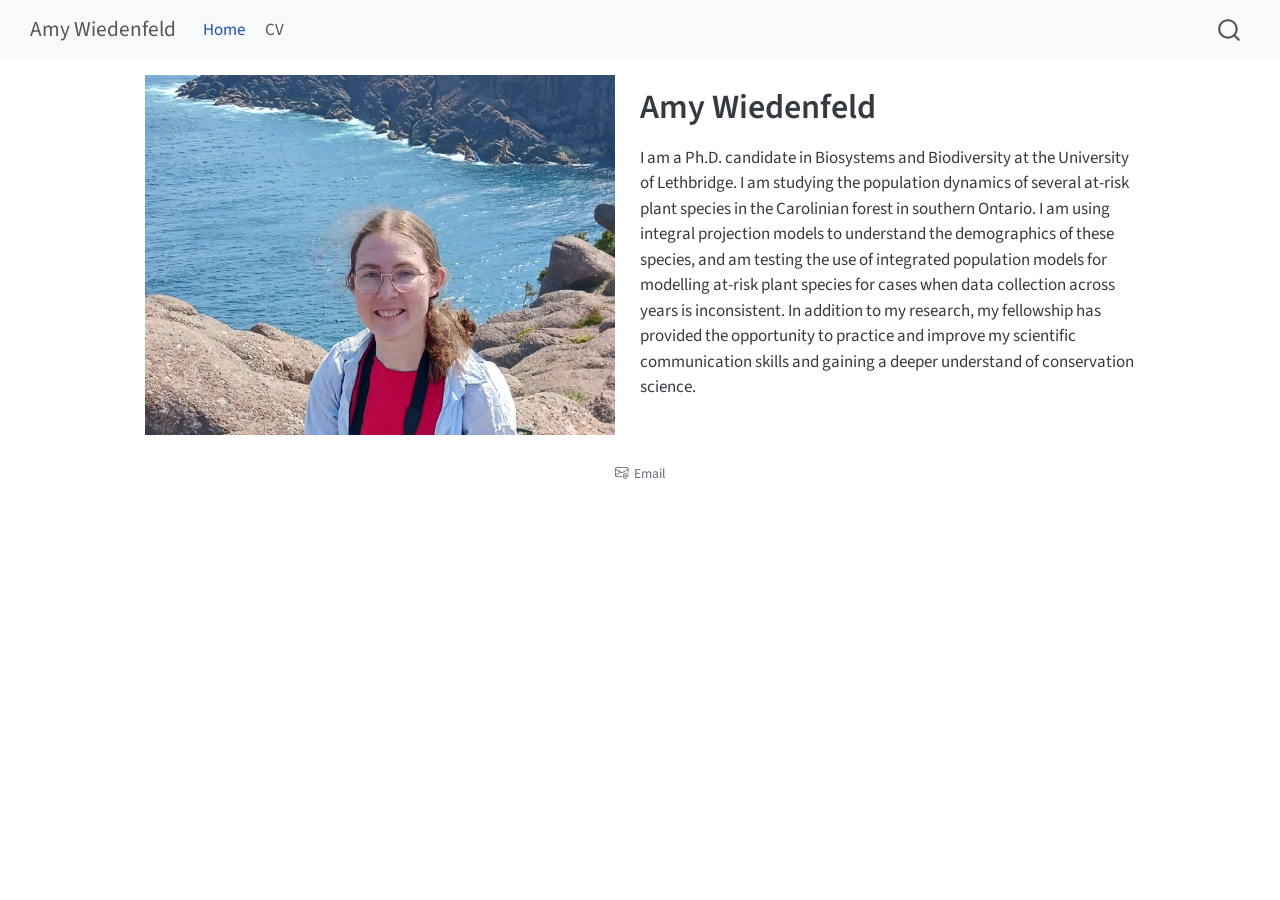
<file: docs/index.html>
<!DOCTYPE html>
<html xmlns="http://www.w3.org/1999/xhtml" lang="en" xml:lang="en"><head>

<meta charset="utf-8">
<meta name="generator" content="quarto-1.9.37">

<meta name="viewport" content="width=device-width, initial-scale=1.0, user-scalable=yes">


<title>Amy Wiedenfeld</title>
<style>
/* Default styles provided by pandoc.
** See https://pandoc.org/MANUAL.html#variables-for-html for config info.
*/
code{white-space: pre-wrap;}
span.smallcaps{font-variant: small-caps;}
div.columns{display: flex; gap: min(4vw, 1.5em);}
div.column{flex: auto; overflow-x: auto;}
div.hanging-indent{margin-left: 1.5em; text-indent: -1.5em;}
ul.task-list{list-style: none;}
ul.task-list li input[type="checkbox"] {
  width: 0.8em;
  margin: 0 0.8em 0.2em -1em; /* quarto-specific, see https://github.com/quarto-dev/quarto-cli/issues/4556 */ 
  vertical-align: middle;
}
</style>


<script src="site_libs/quarto-nav/quarto-nav.js"></script>
<script src="site_libs/quarto-nav/headroom.min.js"></script>
<script src="site_libs/clipboard/clipboard.min.js"></script>
<script src="site_libs/quarto-search/autocomplete.umd.js"></script>
<script src="site_libs/quarto-search/fuse.min.js"></script>
<script src="site_libs/quarto-search/quarto-search.js"></script>
<meta name="quarto:offset" content="./">
<script src="site_libs/quarto-html/quarto.js" type="module"></script>
<script src="site_libs/quarto-html/tabsets/tabsets.js" type="module"></script>
<script src="site_libs/quarto-html/popper.min.js"></script>
<script src="site_libs/quarto-html/tippy.umd.min.js"></script>
<link href="site_libs/quarto-html/tippy.css" rel="stylesheet">
<link href="site_libs/quarto-html/quarto-syntax-highlighting-7f8f88aac4f3542376d5c11b86a4c14d.css" rel="stylesheet" id="quarto-text-highlighting-styles">
<script src="site_libs/bootstrap/bootstrap.min.js"></script>
<link href="site_libs/bootstrap/bootstrap-icons.css" rel="stylesheet">
<link href="site_libs/bootstrap/bootstrap-a0f9fd0d421825b736dc1bbcbcba2219.min.css" rel="stylesheet" append-hash="true" id="quarto-bootstrap" data-mode="light">
<script id="quarto-search-options" type="application/json">{
  "location": "navbar",
  "copy-button": false,
  "collapse-after": 3,
  "panel-placement": "end",
  "type": "overlay",
  "limit": 50,
  "keyboard-shortcut": [
    "f",
    "/",
    "s"
  ],
  "show-item-context": false,
  "language": {
    "search-no-results-text": "No results",
    "search-matching-documents-text": "matching documents",
    "search-copy-link-title": "Copy link to search",
    "search-hide-matches-text": "Hide additional matches",
    "search-more-match-text": "more match in this document",
    "search-more-matches-text": "more matches in this document",
    "search-clear-button-title": "Clear",
    "search-text-placeholder": "",
    "search-detached-cancel-button-title": "Cancel",
    "search-submit-button-title": "Submit",
    "search-label": "Search"
  }
}</script>


<link rel="stylesheet" href="styles.css">
</head>

<body class="nav-fixed fullcontent quarto-light">

<div id="quarto-search-results"></div>
  <header id="quarto-header" class="headroom fixed-top">
    <nav class="navbar navbar-expand-lg " data-bs-theme="dark">
      <div class="navbar-container container-fluid">
      <div class="navbar-brand-container mx-auto">
    <a class="navbar-brand" href="./index.html">
    <span class="navbar-title">Amy Wiedenfeld</span>
    </a>
  </div>
            <div id="quarto-search" class="" title="Search"></div>
          <button class="navbar-toggler" type="button" data-bs-toggle="collapse" data-bs-target="#navbarCollapse" aria-controls="navbarCollapse" role="menu" aria-expanded="false" aria-label="Toggle navigation" onclick="if (window.quartoToggleHeadroom) { window.quartoToggleHeadroom(); }">
  <span class="navbar-toggler-icon"></span>
</button>
          <div class="collapse navbar-collapse" id="navbarCollapse">
            <ul class="navbar-nav navbar-nav-scroll me-auto">
  <li class="nav-item">
    <a class="nav-link active" href="./index.html" aria-current="page"> 
<span class="menu-text">Home</span></a>
  </li>  
  <li class="nav-item">
    <a class="nav-link" href="./CV.html"> 
<span class="menu-text">CV</span></a>
  </li>  
</ul>
          </div> <!-- /navcollapse -->
            <div class="quarto-navbar-tools">
</div>
      </div> <!-- /container-fluid -->
    </nav>
</header>
<!-- content -->
<div id="quarto-content" class="quarto-container page-columns page-rows-contents page-layout-article page-navbar">
<!-- sidebar -->
<!-- margin-sidebar -->
    
<!-- main -->
<div class="quarto-about-broadside column-page">
  <div class="about-main">
    <div class="about-entity" style="background-image: url('media/Photo3.jpg')"></div>
    <div class="about-contents"><header id="title-block-header" class="quarto-title-block default">
<div class="quarto-title">
<h1 class="title">Amy Wiedenfeld</h1>
</div>
<div class="quarto-title-meta">
  </div>
</header><main class="content" id="quarto-document-content">
<p>I am a Ph.D.&nbsp;candidate in Biosystems and Biodiversity at the University of Lethbridge. I am studying the population dynamics of several at-risk plant species in the Carolinian forest in southern Ontario. I am using integral projection models to understand the demographics of these species, and am testing the use of integrated population models for modelling at-risk plant species for cases when data collection across years is inconsistent. In addition to my research, my fellowship has provided the opportunity to practice and improve my scientific communication skills and gaining a deeper understand of conservation science.</p>


</main></div>
  </div>
  <div class="about-links">
  <a href="mailto:amy.wiedenfeld@uleth.ca" class="about-link" rel="" target="">
    <i class="bi bi-envelope-at"></i>
     <span class="about-link-text">Email</span>
  </a>
</div>
</div>
 <!-- /main -->
<script id="quarto-html-after-body" type="application/javascript">
  window.document.addEventListener("DOMContentLoaded", function (event) {
    const isCodeAnnotation = (el) => {
      for (const clz of el.classList) {
        if (clz.startsWith('code-annotation-')) {                     
          return true;
        }
      }
      return false;
    }
    const onCopySuccess = function(e) {
      // button target
      const button = e.trigger;
      // don't keep focus
      button.blur();
      // flash "checked"
      button.classList.add('code-copy-button-checked');
      var currentTitle = button.getAttribute("title");
      button.setAttribute("title", "Copied!");
      let tooltip;
      if (window.bootstrap) {
        button.setAttribute("data-bs-toggle", "tooltip");
        button.setAttribute("data-bs-placement", "left");
        button.setAttribute("data-bs-title", "Copied!");
        tooltip = new bootstrap.Tooltip(button, 
          { trigger: "manual", 
            customClass: "code-copy-button-tooltip",
            offset: [0, -8]});
        tooltip.show();    
      }
      setTimeout(function() {
        if (tooltip) {
          tooltip.hide();
          button.removeAttribute("data-bs-title");
          button.removeAttribute("data-bs-toggle");
          button.removeAttribute("data-bs-placement");
        }
        button.setAttribute("title", currentTitle);
        button.classList.remove('code-copy-button-checked');
      }, 1000);
      // clear code selection
      e.clearSelection();
    }
    const getTextToCopy = function(trigger) {
      const outerScaffold = trigger.parentElement.cloneNode(true);
      const codeEl = outerScaffold.querySelector('code');
      for (const childEl of codeEl.children) {
        if (isCodeAnnotation(childEl)) {
          childEl.remove();
        }
      }
      return codeEl.innerText;
    }
    const clipboard = new window.ClipboardJS('.code-copy-button:not([data-in-quarto-modal])', {
      text: getTextToCopy
    });
    clipboard.on('success', onCopySuccess);
    if (window.document.getElementById('quarto-embedded-source-code-modal')) {
      const clipboardModal = new window.ClipboardJS('.code-copy-button[data-in-quarto-modal]', {
        text: getTextToCopy,
        container: window.document.getElementById('quarto-embedded-source-code-modal')
      });
      clipboardModal.on('success', onCopySuccess);
    }
      var localhostRegex = new RegExp(/^(?:http|https):\/\/localhost\:?[0-9]*\//);
      var mailtoRegex = new RegExp(/^mailto:/);
        var filterRegex = new RegExp('/' + window.location.host + '/');
      var isInternal = (href) => {
          return filterRegex.test(href) || localhostRegex.test(href) || mailtoRegex.test(href);
      }
      // Inspect non-navigation links and adorn them if external
     var links = window.document.querySelectorAll('a[href]:not(.nav-link):not(.navbar-brand):not(.toc-action):not(.sidebar-link):not(.sidebar-item-toggle):not(.pagination-link):not(.no-external):not([aria-hidden]):not(.dropdown-item):not(.quarto-navigation-tool):not(.about-link)');
      for (var i=0; i<links.length; i++) {
        const link = links[i];
        if (!isInternal(link.href)) {
          // undo the damage that might have been done by quarto-nav.js in the case of
          // links that we want to consider external
          if (link.dataset.originalHref !== undefined) {
            link.href = link.dataset.originalHref;
          }
        }
      }
    function tippyHover(el, contentFn, onTriggerFn, onUntriggerFn) {
      const config = {
        allowHTML: true,
        maxWidth: 500,
        delay: 100,
        arrow: false,
        appendTo: function(el) {
            return el.parentElement;
        },
        interactive: true,
        interactiveBorder: 10,
        theme: 'quarto',
        placement: 'bottom-start',
      };
      if (contentFn) {
        config.content = contentFn;
      }
      if (onTriggerFn) {
        config.onTrigger = onTriggerFn;
      }
      if (onUntriggerFn) {
        config.onUntrigger = onUntriggerFn;
      }
      window.tippy(el, config); 
    }
    const noterefs = window.document.querySelectorAll('a[role="doc-noteref"]');
    for (var i=0; i<noterefs.length; i++) {
      const ref = noterefs[i];
      tippyHover(ref, function() {
        // use id or data attribute instead here
        let href = ref.getAttribute('data-footnote-href') || ref.getAttribute('href');
        try { href = new URL(href).hash; } catch {}
        const id = href.replace(/^#\/?/, "");
        const note = window.document.getElementById(id);
        if (note) {
          return note.innerHTML;
        } else {
          return "";
        }
      });
    }
    const xrefs = window.document.querySelectorAll('a.quarto-xref');
    const processXRef = (id, note) => {
      // Strip column container classes
      const stripColumnClz = (el) => {
        el.classList.remove("page-full", "page-columns");
        if (el.children) {
          for (const child of el.children) {
            stripColumnClz(child);
          }
        }
      }
      stripColumnClz(note)
      if (id === null || id.startsWith('sec-')) {
        // Special case sections, only their first couple elements
        const container = document.createElement("div");
        if (note.children && note.children.length > 2) {
          container.appendChild(note.children[0].cloneNode(true));
          for (let i = 1; i < note.children.length; i++) {
            const child = note.children[i];
            if (child.tagName === "P" && child.innerText === "") {
              continue;
            } else {
              container.appendChild(child.cloneNode(true));
              break;
            }
          }
          if (window.Quarto?.typesetMath) {
            window.Quarto.typesetMath(container);
          }
          return container.innerHTML
        } else {
          if (window.Quarto?.typesetMath) {
            window.Quarto.typesetMath(note);
          }
          return note.innerHTML;
        }
      } else {
        // Remove any anchor links if they are present
        const anchorLink = note.querySelector('a.anchorjs-link');
        if (anchorLink) {
          anchorLink.remove();
        }
        if (window.Quarto?.typesetMath) {
          window.Quarto.typesetMath(note);
        }
        if (note.classList.contains("callout")) {
          return note.outerHTML;
        } else {
          return note.innerHTML;
        }
      }
    }
    for (var i=0; i<xrefs.length; i++) {
      const xref = xrefs[i];
      tippyHover(xref, undefined, function(instance) {
        instance.disable();
        let url = xref.getAttribute('href');
        let hash = undefined; 
        if (url.startsWith('#')) {
          hash = url;
        } else {
          try { hash = new URL(url).hash; } catch {}
        }
        if (hash) {
          const id = hash.replace(/^#\/?/, "");
          const note = window.document.getElementById(id);
          if (note !== null) {
            try {
              const html = processXRef(id, note.cloneNode(true));
              instance.setContent(html);
            } finally {
              instance.enable();
              instance.show();
            }
          } else {
            // See if we can fetch this
            fetch(url.split('#')[0])
            .then(res => res.text())
            .then(html => {
              const parser = new DOMParser();
              const htmlDoc = parser.parseFromString(html, "text/html");
              const note = htmlDoc.getElementById(id);
              if (note !== null) {
                const html = processXRef(id, note);
                instance.setContent(html);
              } 
            }).finally(() => {
              instance.enable();
              instance.show();
            });
          }
        } else {
          // See if we can fetch a full url (with no hash to target)
          // This is a special case and we should probably do some content thinning / targeting
          fetch(url)
          .then(res => res.text())
          .then(html => {
            const parser = new DOMParser();
            const htmlDoc = parser.parseFromString(html, "text/html");
            const note = htmlDoc.querySelector('main.content');
            if (note !== null) {
              // This should only happen for chapter cross references
              // (since there is no id in the URL)
              // remove the first header
              if (note.children.length > 0 && note.children[0].tagName === "HEADER") {
                note.children[0].remove();
              }
              const html = processXRef(null, note);
              instance.setContent(html);
            } 
          }).finally(() => {
            instance.enable();
            instance.show();
          });
        }
      }, function(instance) {
      });
    }
        let selectedAnnoteEl;
        const selectorForAnnotation = ( cell, annotation) => {
          let cellAttr = 'data-code-cell="' + cell + '"';
          let lineAttr = 'data-code-annotation="' +  annotation + '"';
          const selector = 'span[' + cellAttr + '][' + lineAttr + ']';
          return selector;
        }
        const selectCodeLines = (annoteEl) => {
          const doc = window.document;
          const targetCell = annoteEl.getAttribute("data-target-cell");
          const targetAnnotation = annoteEl.getAttribute("data-target-annotation");
          const annoteSpan = window.document.querySelector(selectorForAnnotation(targetCell, targetAnnotation));
          const lines = annoteSpan.getAttribute("data-code-lines").split(",");
          const lineIds = lines.map((line) => {
            return targetCell + "-" + line;
          })
          let top = null;
          let height = null;
          let parent = null;
          if (lineIds.length > 0) {
              //compute the position of the single el (top and bottom and make a div)
              const el = window.document.getElementById(lineIds[0]);
              top = el.offsetTop;
              height = el.offsetHeight;
              parent = el.parentElement.parentElement;
            if (lineIds.length > 1) {
              const lastEl = window.document.getElementById(lineIds[lineIds.length - 1]);
              const bottom = lastEl.offsetTop + lastEl.offsetHeight;
              height = bottom - top;
            }
            if (top !== null && height !== null && parent !== null) {
              // cook up a div (if necessary) and position it 
              let div = window.document.getElementById("code-annotation-line-highlight");
              if (div === null) {
                div = window.document.createElement("div");
                div.setAttribute("id", "code-annotation-line-highlight");
                div.style.position = 'absolute';
                parent.appendChild(div);
              }
              div.style.top = top - 2 + "px";
              div.style.height = height + 4 + "px";
              div.style.left = 0;
              let gutterDiv = window.document.getElementById("code-annotation-line-highlight-gutter");
              if (gutterDiv === null) {
                gutterDiv = window.document.createElement("div");
                gutterDiv.setAttribute("id", "code-annotation-line-highlight-gutter");
                gutterDiv.style.position = 'absolute';
                const codeCell = window.document.getElementById(targetCell);
                const gutter = codeCell.querySelector('.code-annotation-gutter');
                gutter.appendChild(gutterDiv);
              }
              gutterDiv.style.top = top - 2 + "px";
              gutterDiv.style.height = height + 4 + "px";
            }
            selectedAnnoteEl = annoteEl;
          }
        };
        const unselectCodeLines = () => {
          const elementsIds = ["code-annotation-line-highlight", "code-annotation-line-highlight-gutter"];
          elementsIds.forEach((elId) => {
            const div = window.document.getElementById(elId);
            if (div) {
              div.remove();
            }
          });
          selectedAnnoteEl = undefined;
        };
          // Handle positioning of the toggle
      window.addEventListener(
        "resize",
        throttle(() => {
          elRect = undefined;
          if (selectedAnnoteEl) {
            selectCodeLines(selectedAnnoteEl);
          }
        }, 10)
      );
      function throttle(fn, ms) {
      let throttle = false;
      let timer;
        return (...args) => {
          if(!throttle) { // first call gets through
              fn.apply(this, args);
              throttle = true;
          } else { // all the others get throttled
              if(timer) clearTimeout(timer); // cancel #2
              timer = setTimeout(() => {
                fn.apply(this, args);
                timer = throttle = false;
              }, ms);
          }
        };
      }
        // Attach click handler to the DT
        const annoteDls = window.document.querySelectorAll('dt[data-target-cell]');
        for (const annoteDlNode of annoteDls) {
          annoteDlNode.addEventListener('click', (event) => {
            const clickedEl = event.target;
            if (clickedEl !== selectedAnnoteEl) {
              unselectCodeLines();
              const activeEl = window.document.querySelector('dt[data-target-cell].code-annotation-active');
              if (activeEl) {
                activeEl.classList.remove('code-annotation-active');
              }
              selectCodeLines(clickedEl);
              clickedEl.classList.add('code-annotation-active');
            } else {
              // Unselect the line
              unselectCodeLines();
              clickedEl.classList.remove('code-annotation-active');
            }
          });
        }
    const findCites = (el) => {
      const parentEl = el.parentElement;
      if (parentEl) {
        const cites = parentEl.dataset.cites;
        if (cites) {
          return {
            el,
            cites: cites.split(' ')
          };
        } else {
          return findCites(el.parentElement)
        }
      } else {
        return undefined;
      }
    };
    var bibliorefs = window.document.querySelectorAll('a[role="doc-biblioref"]');
    for (var i=0; i<bibliorefs.length; i++) {
      const ref = bibliorefs[i];
      const citeInfo = findCites(ref);
      if (citeInfo) {
        tippyHover(citeInfo.el, function() {
          var popup = window.document.createElement('div');
          citeInfo.cites.forEach(function(cite) {
            var citeDiv = window.document.createElement('div');
            citeDiv.classList.add('hanging-indent');
            citeDiv.classList.add('csl-entry');
            var biblioDiv = window.document.getElementById('ref-' + cite);
            if (biblioDiv) {
              citeDiv.innerHTML = biblioDiv.innerHTML;
            }
            popup.appendChild(citeDiv);
          });
          return popup.innerHTML;
        });
      }
    }
  });
  </script>
</div> <!-- /content -->




</body></html>
</file>
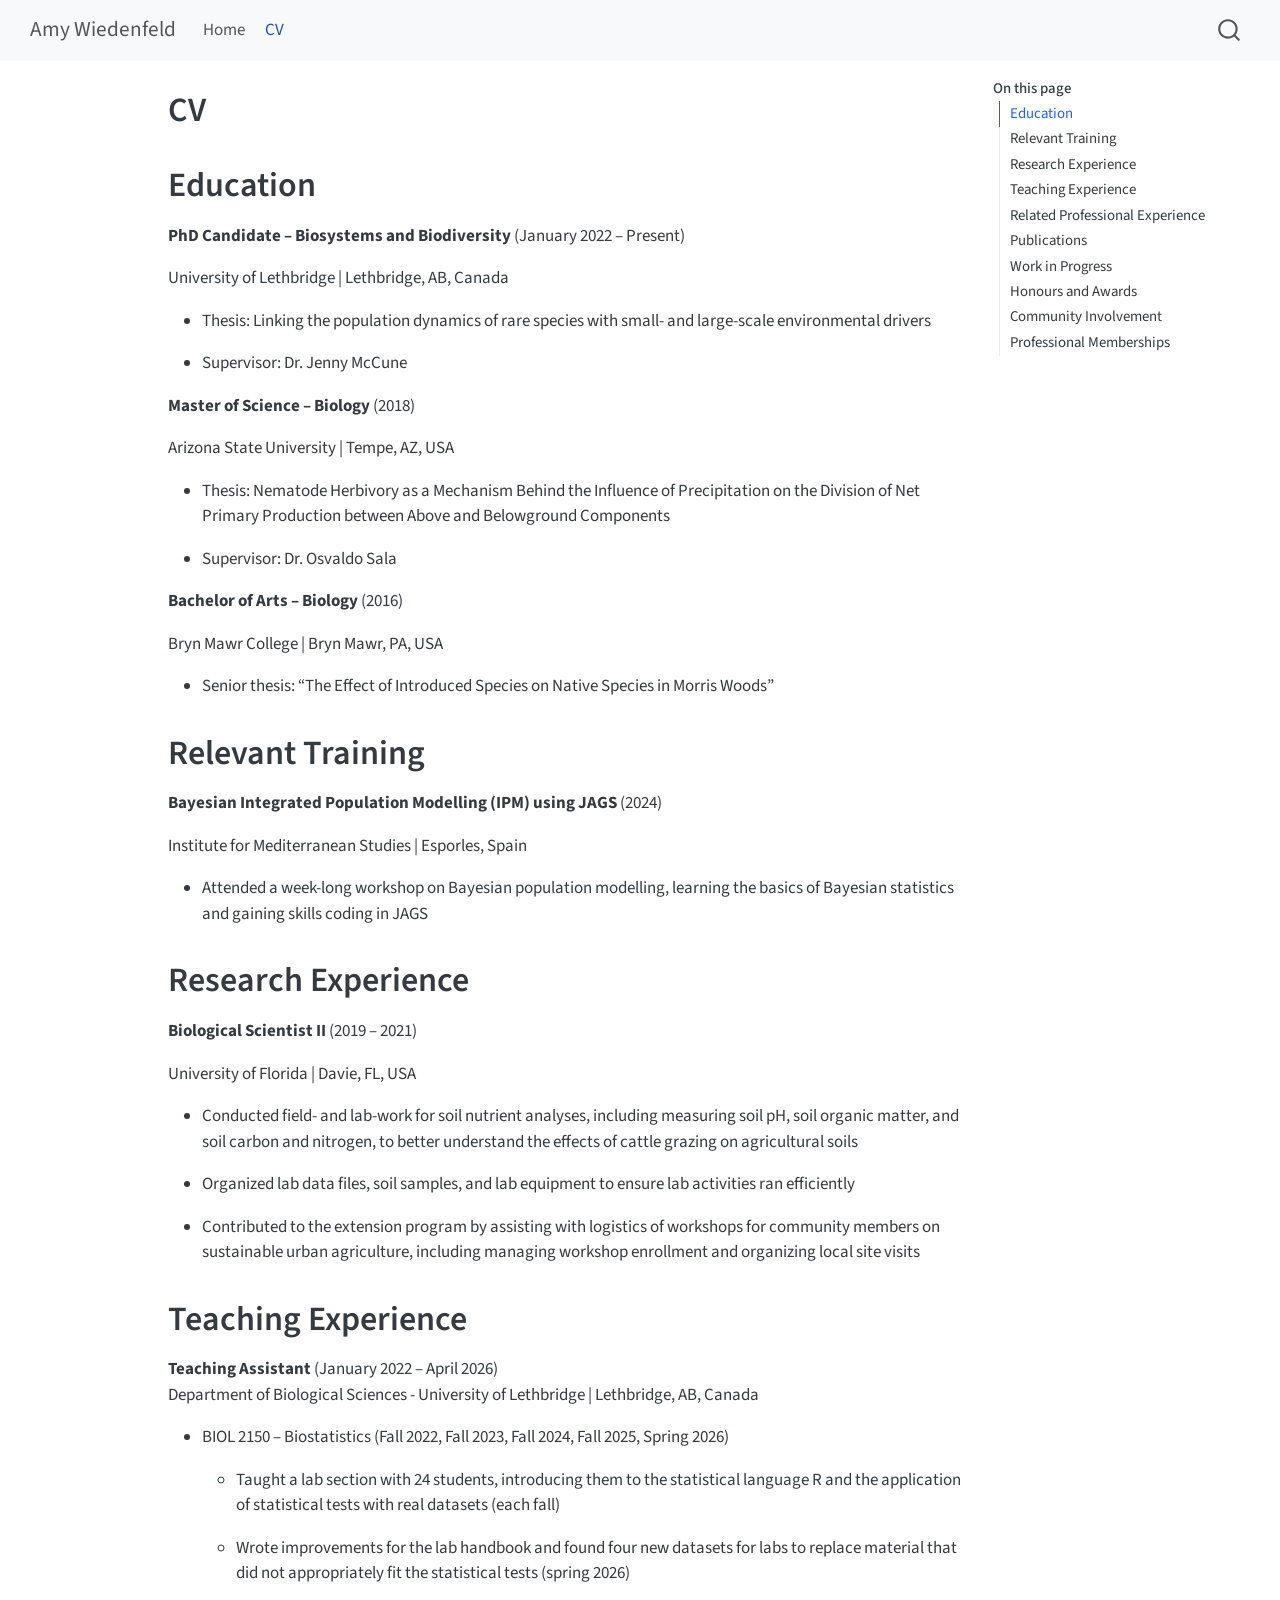
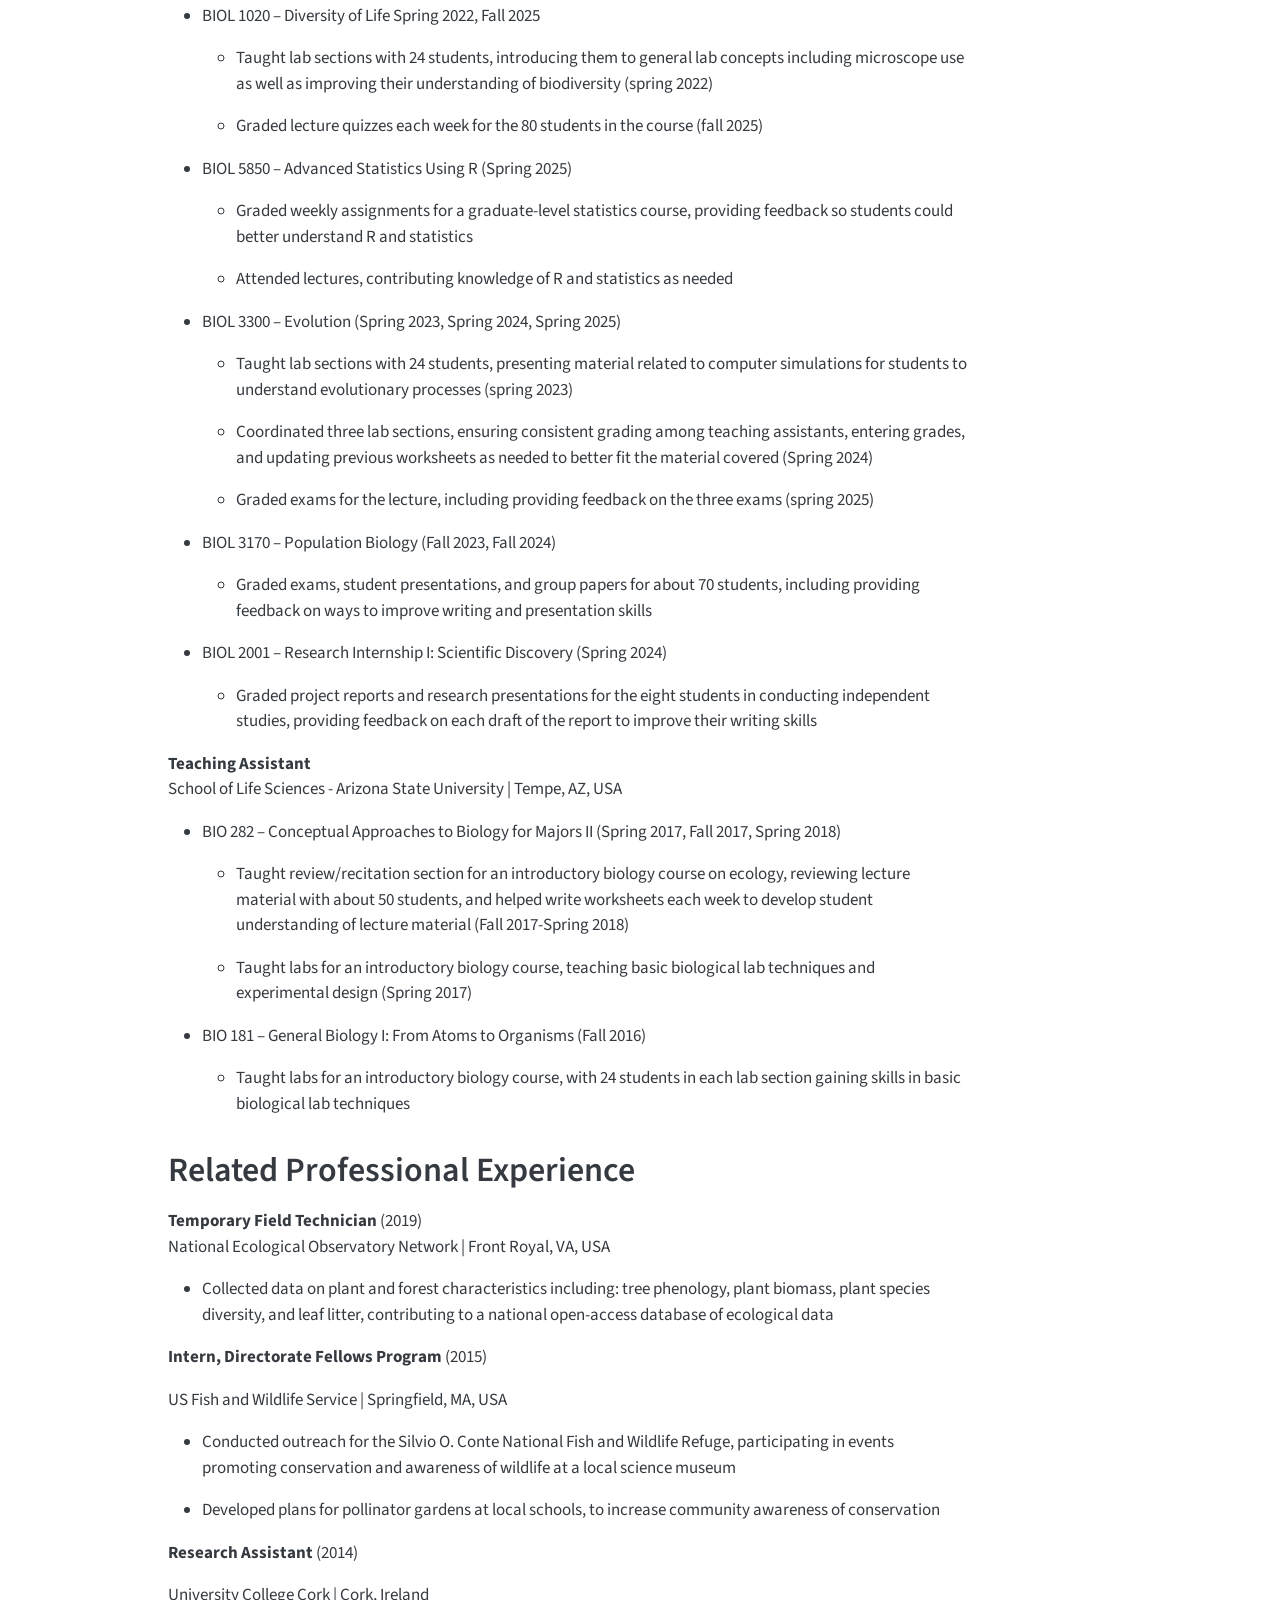
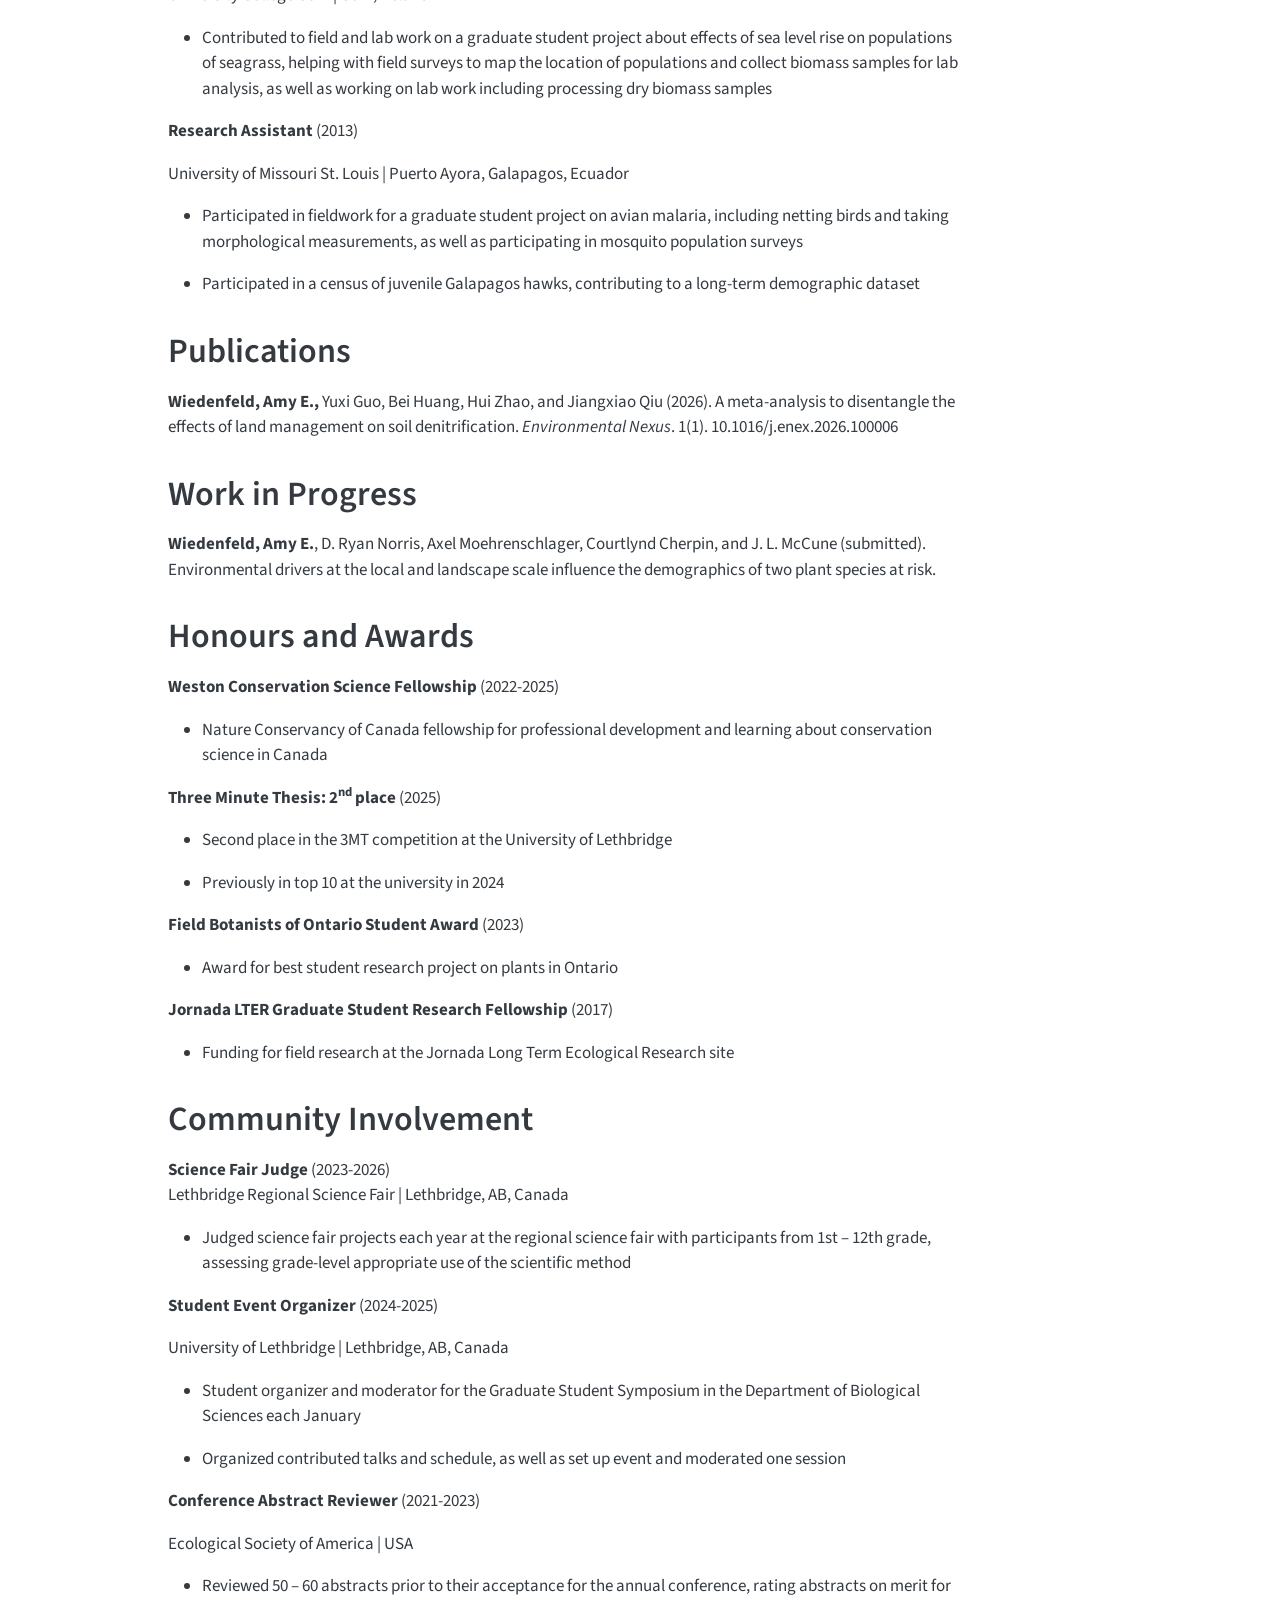
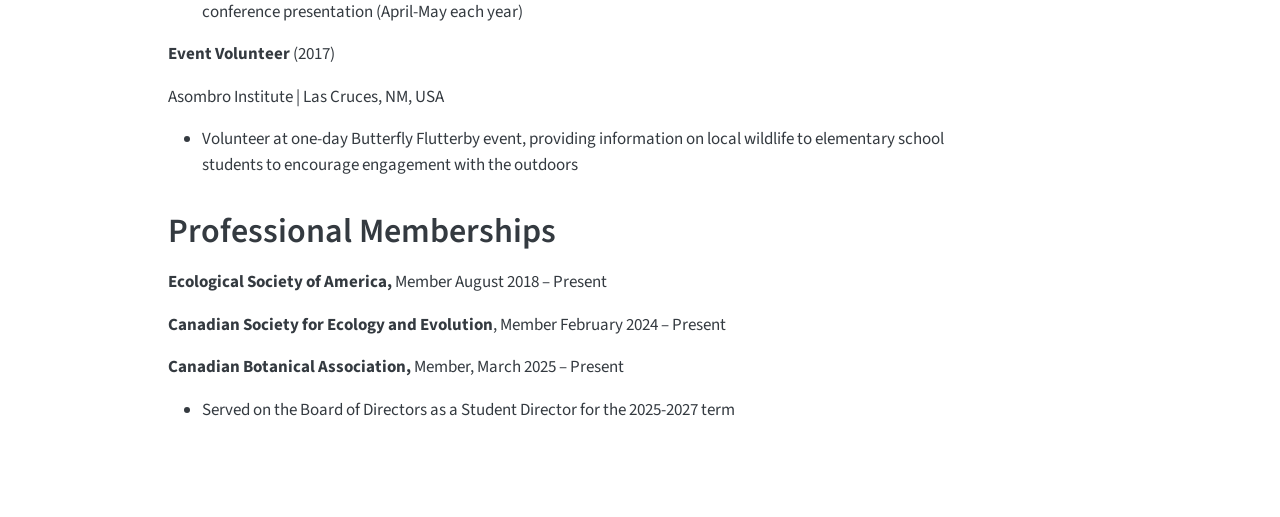
<file: docs/CV.html>
<!DOCTYPE html>
<html xmlns="http://www.w3.org/1999/xhtml" lang="en" xml:lang="en"><head>

<meta charset="utf-8">
<meta name="generator" content="quarto-1.9.37">

<meta name="viewport" content="width=device-width, initial-scale=1.0, user-scalable=yes">


<title>CV – Amy Wiedenfeld</title>
<style>
/* Default styles provided by pandoc.
** See https://pandoc.org/MANUAL.html#variables-for-html for config info.
*/
code{white-space: pre-wrap;}
span.smallcaps{font-variant: small-caps;}
div.columns{display: flex; gap: min(4vw, 1.5em);}
div.column{flex: auto; overflow-x: auto;}
div.hanging-indent{margin-left: 1.5em; text-indent: -1.5em;}
ul.task-list{list-style: none;}
ul.task-list li input[type="checkbox"] {
  width: 0.8em;
  margin: 0 0.8em 0.2em -1em; /* quarto-specific, see https://github.com/quarto-dev/quarto-cli/issues/4556 */ 
  vertical-align: middle;
}
</style>


<script src="site_libs/quarto-nav/quarto-nav.js"></script>
<script src="site_libs/quarto-nav/headroom.min.js"></script>
<script src="site_libs/clipboard/clipboard.min.js"></script>
<script src="site_libs/quarto-search/autocomplete.umd.js"></script>
<script src="site_libs/quarto-search/fuse.min.js"></script>
<script src="site_libs/quarto-search/quarto-search.js"></script>
<meta name="quarto:offset" content="./">
<script src="site_libs/quarto-html/quarto.js" type="module"></script>
<script src="site_libs/quarto-html/tabsets/tabsets.js" type="module"></script>
<script src="site_libs/quarto-html/popper.min.js"></script>
<script src="site_libs/quarto-html/tippy.umd.min.js"></script>
<script src="site_libs/quarto-html/anchor.min.js"></script>
<link href="site_libs/quarto-html/tippy.css" rel="stylesheet">
<link href="site_libs/quarto-html/quarto-syntax-highlighting-7f8f88aac4f3542376d5c11b86a4c14d.css" rel="stylesheet" id="quarto-text-highlighting-styles">
<script src="site_libs/bootstrap/bootstrap.min.js"></script>
<link href="site_libs/bootstrap/bootstrap-icons.css" rel="stylesheet">
<link href="site_libs/bootstrap/bootstrap-a0f9fd0d421825b736dc1bbcbcba2219.min.css" rel="stylesheet" append-hash="true" id="quarto-bootstrap" data-mode="light">
<script id="quarto-search-options" type="application/json">{
  "location": "navbar",
  "copy-button": false,
  "collapse-after": 3,
  "panel-placement": "end",
  "type": "overlay",
  "limit": 50,
  "keyboard-shortcut": [
    "f",
    "/",
    "s"
  ],
  "show-item-context": false,
  "language": {
    "search-no-results-text": "No results",
    "search-matching-documents-text": "matching documents",
    "search-copy-link-title": "Copy link to search",
    "search-hide-matches-text": "Hide additional matches",
    "search-more-match-text": "more match in this document",
    "search-more-matches-text": "more matches in this document",
    "search-clear-button-title": "Clear",
    "search-text-placeholder": "",
    "search-detached-cancel-button-title": "Cancel",
    "search-submit-button-title": "Submit",
    "search-label": "Search"
  }
}</script>


<link rel="stylesheet" href="styles.css">
</head>

<body class="nav-fixed quarto-light">

<div id="quarto-search-results"></div>
  <header id="quarto-header" class="headroom fixed-top">
    <nav class="navbar navbar-expand-lg " data-bs-theme="dark">
      <div class="navbar-container container-fluid">
      <div class="navbar-brand-container mx-auto">
    <a class="navbar-brand" href="./index.html">
    <span class="navbar-title">Amy Wiedenfeld</span>
    </a>
  </div>
            <div id="quarto-search" class="" title="Search"></div>
          <button class="navbar-toggler" type="button" data-bs-toggle="collapse" data-bs-target="#navbarCollapse" aria-controls="navbarCollapse" role="menu" aria-expanded="false" aria-label="Toggle navigation" onclick="if (window.quartoToggleHeadroom) { window.quartoToggleHeadroom(); }">
  <span class="navbar-toggler-icon"></span>
</button>
          <div class="collapse navbar-collapse" id="navbarCollapse">
            <ul class="navbar-nav navbar-nav-scroll me-auto">
  <li class="nav-item">
    <a class="nav-link" href="./index.html"> 
<span class="menu-text">Home</span></a>
  </li>  
  <li class="nav-item">
    <a class="nav-link active" href="./CV.html" aria-current="page"> 
<span class="menu-text">CV</span></a>
  </li>  
</ul>
          </div> <!-- /navcollapse -->
            <div class="quarto-navbar-tools">
</div>
      </div> <!-- /container-fluid -->
    </nav>
</header>
<!-- content -->
<div id="quarto-content" class="quarto-container page-columns page-rows-contents page-layout-article page-navbar">
<!-- sidebar -->
<!-- margin-sidebar -->
    <div id="quarto-margin-sidebar" class="sidebar margin-sidebar">
        <nav id="TOC" role="doc-toc" class="toc-active">
    <h2 id="toc-title">On this page</h2>
   
  <ul>
  <li><a href="#education" id="toc-education" class="nav-link active" data-scroll-target="#education">Education</a></li>
  <li><a href="#relevant-training" id="toc-relevant-training" class="nav-link" data-scroll-target="#relevant-training">Relevant Training</a></li>
  <li><a href="#research-experience" id="toc-research-experience" class="nav-link" data-scroll-target="#research-experience">Research Experience</a></li>
  <li><a href="#teaching-experience" id="toc-teaching-experience" class="nav-link" data-scroll-target="#teaching-experience">Teaching Experience</a></li>
  <li><a href="#related-professional-experience" id="toc-related-professional-experience" class="nav-link" data-scroll-target="#related-professional-experience">Related Professional Experience</a></li>
  <li><a href="#publications" id="toc-publications" class="nav-link" data-scroll-target="#publications">Publications</a></li>
  <li><a href="#work-in-progress" id="toc-work-in-progress" class="nav-link" data-scroll-target="#work-in-progress">Work in Progress</a></li>
  <li><a href="#honours-and-awards" id="toc-honours-and-awards" class="nav-link" data-scroll-target="#honours-and-awards">Honours and Awards</a></li>
  <li><a href="#community-involvement" id="toc-community-involvement" class="nav-link" data-scroll-target="#community-involvement">Community Involvement</a></li>
  <li><a href="#professional-memberships" id="toc-professional-memberships" class="nav-link" data-scroll-target="#professional-memberships">Professional Memberships</a></li>
  </ul>
</nav>
    </div>
<!-- main -->
<main class="content" id="quarto-document-content">

<header id="title-block-header" class="quarto-title-block default">
<div class="quarto-title">
<h1 class="title">CV</h1>
</div>



<div class="quarto-title-meta">

    
  
    
  </div>
  


</header>


<section id="education" class="level1">
<h1>Education</h1>
<p><strong>PhD Candidate – Biosystems and Biodiversity</strong> (January 2022 – Present)</p>
<p>University of Lethbridge | Lethbridge, AB, Canada</p>
<ul>
<li><p>Thesis: Linking the population dynamics of rare species with small- and large-scale environmental drivers</p></li>
<li><p>Supervisor: Dr.&nbsp;Jenny McCune</p></li>
</ul>
<p><strong>Master of Science – Biology</strong> (2018)</p>
<p>Arizona State University | Tempe, AZ, USA</p>
<ul>
<li>Thesis: Nematode Herbivory as a Mechanism Behind the Influence of Precipitation on the Division of Net Primary Production between Above and Belowground Components</li>
</ul>
<!-- -->
<ul>
<li>Supervisor: Dr.&nbsp;Osvaldo Sala</li>
</ul>
<p><strong>Bachelor of Arts – Biology</strong> (2016)</p>
<p>Bryn Mawr College | Bryn Mawr, PA, USA</p>
<ul>
<li>Senior thesis: “The Effect of Introduced Species on Native Species in Morris Woods”</li>
</ul>
</section>
<section id="relevant-training" class="level1">
<h1>Relevant Training</h1>
<p><strong>Bayesian Integrated Population Modelling (IPM) using JAGS</strong> (2024)</p>
<p>Institute for Mediterranean Studies | Esporles, Spain</p>
<ul>
<li>Attended a week-long workshop on Bayesian population modelling, learning the basics of Bayesian statistics and gaining skills coding in JAGS</li>
</ul>
</section>
<section id="research-experience" class="level1">
<h1>Research Experience</h1>
<p><strong>Biological Scientist II</strong> (2019 – 2021)</p>
<p>University of Florida | Davie, FL, USA</p>
<ul>
<li>Conducted field- and lab-work for soil nutrient analyses, including measuring soil pH, soil organic matter, and soil carbon and nitrogen, to better understand the effects of cattle grazing on agricultural soils</li>
</ul>
<!-- -->
<ul>
<li><p>Organized lab data files, soil samples, and lab equipment to ensure lab activities ran efficiently</p></li>
<li><p>Contributed to the extension program by assisting with logistics of workshops for community members on sustainable urban agriculture, including managing workshop enrollment and organizing local site visits</p></li>
</ul>
</section>
<section id="teaching-experience" class="level1">
<h1>Teaching Experience</h1>
<p><strong>Teaching Assistant</strong> (January 2022 – April 2026)<br>
Department of Biological Sciences - University of Lethbridge | Lethbridge, AB, Canada</p>
<ul>
<li><p>BIOL 2150 – Biostatistics (Fall 2022, Fall 2023, Fall 2024, Fall 2025, Spring 2026)</p>
<ul>
<li><p>Taught a lab section with 24 students, introducing them to the statistical language R and the application of statistical tests with real datasets (each fall)</p></li>
<li><p>Wrote improvements for the lab handbook and found four new datasets for labs to replace material that did not appropriately fit the statistical tests (spring 2026)</p></li>
</ul></li>
<li><p>BIOL 1020 – Diversity of Life Spring 2022, Fall 2025</p>
<ul>
<li><p>Taught lab sections with 24 students, introducing them to general lab concepts including microscope use as well as improving their understanding of biodiversity (spring 2022)</p></li>
<li><p>Graded lecture quizzes each week for the 80 students in the course (fall 2025)</p></li>
</ul></li>
<li><p>BIOL 5850 – Advanced Statistics Using R (Spring 2025)</p>
<ul>
<li><p>Graded weekly assignments for a graduate-level statistics course, providing feedback so students could better understand R and statistics</p></li>
<li><p>Attended lectures, contributing knowledge of R and statistics as needed</p></li>
</ul></li>
<li><p>BIOL 3300 – Evolution (Spring 2023, Spring 2024, Spring 2025)</p>
<ul>
<li><p>Taught lab sections with 24 students, presenting material related to computer simulations for students to understand evolutionary processes (spring 2023)</p></li>
<li><p>Coordinated three lab sections, ensuring consistent grading among teaching assistants, entering grades, and updating previous worksheets as needed to better fit the material covered (Spring 2024)</p></li>
<li><p>Graded exams for the lecture, including providing feedback on the three exams (spring 2025)</p></li>
</ul></li>
<li><p>BIOL 3170 – Population Biology (Fall 2023, Fall 2024)</p>
<ul>
<li>Graded exams, student presentations, and group papers for about 70 students, including providing feedback on ways to improve writing and presentation skills</li>
</ul></li>
<li><p>BIOL 2001 – Research Internship I: Scientific Discovery (Spring 2024)</p>
<ul>
<li>Graded project reports and research presentations for the eight students in conducting independent studies, providing feedback on each draft of the report to improve their writing skills</li>
</ul></li>
</ul>
<p><strong>Teaching Assistant</strong><br>
School of Life Sciences - Arizona State University | Tempe, AZ, USA&nbsp;</p>
<ul>
<li><p>BIO 282 – Conceptual Approaches to Biology for Majors II (Spring 2017, Fall 2017, Spring 2018)</p>
<ul>
<li><p>Taught review/recitation section for an introductory biology course on ecology, reviewing lecture material with about 50 students, and helped write worksheets each week to develop student understanding of lecture material (Fall 2017-Spring 2018)</p></li>
<li><p>Taught labs for an introductory biology course, teaching basic biological lab techniques and experimental design (Spring 2017)</p></li>
</ul></li>
<li><p>BIO 181 – General Biology I: From Atoms to Organisms (Fall 2016)</p>
<ul>
<li>Taught labs for an introductory biology course, with 24 students in each lab section gaining skills in basic biological lab techniques</li>
</ul></li>
</ul>
</section>
<section id="related-professional-experience" class="level1">
<h1>Related Professional Experience</h1>
<p><strong>Temporary Field Technician</strong> (2019)<br>
National Ecological Observatory Network | Front Royal, VA, USA&nbsp;</p>
<ul>
<li>Collected data on plant and forest characteristics including: tree phenology, plant biomass, plant species diversity, and leaf litter, contributing to a national open-access database of ecological data</li>
</ul>
<p><strong>Intern, Directorate Fellows Program</strong> (2015)</p>
<p>US Fish and Wildlife Service | Springfield, MA, USA</p>
<ul>
<li><p>Conducted outreach for the Silvio O. Conte National Fish and Wildlife Refuge, participating in events promoting conservation and awareness of wildlife at a local science museum</p></li>
<li><p>Developed plans for pollinator gardens at local schools, to increase community awareness of conservation</p></li>
</ul>
<p><strong>Research Assistant</strong> (2014)</p>
<p>University College Cork | Cork, Ireland</p>
<ul>
<li>Contributed to field and lab work on a graduate student project about effects of sea level rise on populations of seagrass, helping with field surveys to map the location of populations and collect biomass samples for lab analysis, as well as working on lab work including processing dry biomass samples</li>
</ul>
<p><strong>Research Assistant</strong> (2013)</p>
<p>University of Missouri St.&nbsp;Louis | Puerto Ayora, Galapagos, Ecuador</p>
<ul>
<li><p>Participated in fieldwork for a graduate student project on avian malaria, including netting birds and taking morphological measurements, as well as participating in mosquito population surveys</p></li>
<li><p>Participated in a census of juvenile Galapagos hawks, contributing to a long-term demographic dataset</p></li>
</ul>
</section>
<section id="publications" class="level1">
<h1>Publications</h1>
<p><strong>Wiedenfeld, Amy E.,</strong> Yuxi Guo, Bei Huang, Hui Zhao, and Jiangxiao Qiu (2026). A meta-analysis to disentangle the effects of land management on soil denitrification. <em>Environmental Nexus</em>. 1(1). 10.1016/j.enex.2026.100006</p>
</section>
<section id="work-in-progress" class="level1">
<h1>Work in Progress</h1>
<p><strong>Wiedenfeld, Amy E.</strong>, D. Ryan Norris, Axel Moehrenschlager, Courtlynd Cherpin, and J. L. McCune (submitted). Environmental drivers at the local and landscape scale influence the demographics of two plant species at risk.</p>
</section>
<section id="honours-and-awards" class="level1">
<h1>Honours and Awards</h1>
<p><strong>Weston Conservation Science Fellowship</strong> (2022-2025)</p>
<ul>
<li>Nature Conservancy of Canada fellowship for professional development and learning about conservation science in Canada</li>
</ul>
<p><strong>Three Minute Thesis: 2<sup>nd</sup> place</strong> (2025)</p>
<ul>
<li><p>Second place in the 3MT competition at the University of Lethbridge</p></li>
<li><p>Previously in top 10 at the university in 2024</p></li>
</ul>
<p><strong>Field Botanists of Ontario Student Award</strong> (2023)</p>
<ul>
<li>Award for best student research project on plants in Ontario</li>
</ul>
<p><strong>Jornada LTER Graduate Student Research Fellowship</strong> (2017)</p>
<ul>
<li>Funding for field research at the Jornada Long Term Ecological Research site</li>
</ul>
</section>
<section id="community-involvement" class="level1">
<h1>Community Involvement</h1>
<p><strong>Science Fair Judge</strong> (2023-2026)<br>
Lethbridge Regional Science Fair | Lethbridge, AB, Canada&nbsp;</p>
<ul>
<li>Judged science fair projects each year at the regional science fair with participants from 1st – 12th grade, assessing grade-level appropriate use of the scientific method</li>
</ul>
<p><strong>Student Event Organizer</strong> (2024-2025)</p>
<p>University of Lethbridge | Lethbridge, AB, Canada</p>
<ul>
<li><p>Student organizer and moderator for the Graduate Student Symposium in the Department of Biological Sciences each January</p></li>
<li><p>Organized contributed talks and schedule, as well as set up event and moderated one session</p></li>
</ul>
<p><strong>Conference Abstract Reviewer</strong> (2021-2023)</p>
<p>Ecological Society of America | USA</p>
<ul>
<li>Reviewed 50 – 60 abstracts prior to their acceptance for the annual conference, rating abstracts on merit for conference presentation (April-May each year)</li>
</ul>
<p><strong>Event Volunteer</strong> (2017)</p>
<p>Asombro Institute | Las Cruces, NM, USA</p>
<ul>
<li>Volunteer at one-day Butterfly Flutterby event, providing information on local wildlife to elementary school students to encourage engagement with the outdoors</li>
</ul>
</section>
<section id="professional-memberships" class="level1">
<h1>Professional Memberships</h1>
<p><strong>Ecological Society of America,</strong> Member August 2018 – Present</p>
<p><strong>Canadian Society for Ecology and Evolution</strong>, Member February 2024 – Present</p>
<p><strong>Canadian Botanical Association,</strong> Member, March 2025 – Present</p>
<ul>
<li>Served on the Board of Directors as a Student Director for the 2025-2027 term</li>
</ul>


</section>

</main> <!-- /main -->
<script id="quarto-html-after-body" type="application/javascript">
  window.document.addEventListener("DOMContentLoaded", function (event) {
    const icon = "";
    const anchorJS = new window.AnchorJS();
    anchorJS.options = {
      placement: 'right',
      icon: icon
    };
    anchorJS.add('.anchored');
    const isCodeAnnotation = (el) => {
      for (const clz of el.classList) {
        if (clz.startsWith('code-annotation-')) {                     
          return true;
        }
      }
      return false;
    }
    const onCopySuccess = function(e) {
      // button target
      const button = e.trigger;
      // don't keep focus
      button.blur();
      // flash "checked"
      button.classList.add('code-copy-button-checked');
      var currentTitle = button.getAttribute("title");
      button.setAttribute("title", "Copied!");
      let tooltip;
      if (window.bootstrap) {
        button.setAttribute("data-bs-toggle", "tooltip");
        button.setAttribute("data-bs-placement", "left");
        button.setAttribute("data-bs-title", "Copied!");
        tooltip = new bootstrap.Tooltip(button, 
          { trigger: "manual", 
            customClass: "code-copy-button-tooltip",
            offset: [0, -8]});
        tooltip.show();    
      }
      setTimeout(function() {
        if (tooltip) {
          tooltip.hide();
          button.removeAttribute("data-bs-title");
          button.removeAttribute("data-bs-toggle");
          button.removeAttribute("data-bs-placement");
        }
        button.setAttribute("title", currentTitle);
        button.classList.remove('code-copy-button-checked');
      }, 1000);
      // clear code selection
      e.clearSelection();
    }
    const getTextToCopy = function(trigger) {
      const outerScaffold = trigger.parentElement.cloneNode(true);
      const codeEl = outerScaffold.querySelector('code');
      for (const childEl of codeEl.children) {
        if (isCodeAnnotation(childEl)) {
          childEl.remove();
        }
      }
      return codeEl.innerText;
    }
    const clipboard = new window.ClipboardJS('.code-copy-button:not([data-in-quarto-modal])', {
      text: getTextToCopy
    });
    clipboard.on('success', onCopySuccess);
    if (window.document.getElementById('quarto-embedded-source-code-modal')) {
      const clipboardModal = new window.ClipboardJS('.code-copy-button[data-in-quarto-modal]', {
        text: getTextToCopy,
        container: window.document.getElementById('quarto-embedded-source-code-modal')
      });
      clipboardModal.on('success', onCopySuccess);
    }
      var localhostRegex = new RegExp(/^(?:http|https):\/\/localhost\:?[0-9]*\//);
      var mailtoRegex = new RegExp(/^mailto:/);
        var filterRegex = new RegExp('/' + window.location.host + '/');
      var isInternal = (href) => {
          return filterRegex.test(href) || localhostRegex.test(href) || mailtoRegex.test(href);
      }
      // Inspect non-navigation links and adorn them if external
     var links = window.document.querySelectorAll('a[href]:not(.nav-link):not(.navbar-brand):not(.toc-action):not(.sidebar-link):not(.sidebar-item-toggle):not(.pagination-link):not(.no-external):not([aria-hidden]):not(.dropdown-item):not(.quarto-navigation-tool):not(.about-link)');
      for (var i=0; i<links.length; i++) {
        const link = links[i];
        if (!isInternal(link.href)) {
          // undo the damage that might have been done by quarto-nav.js in the case of
          // links that we want to consider external
          if (link.dataset.originalHref !== undefined) {
            link.href = link.dataset.originalHref;
          }
        }
      }
    function tippyHover(el, contentFn, onTriggerFn, onUntriggerFn) {
      const config = {
        allowHTML: true,
        maxWidth: 500,
        delay: 100,
        arrow: false,
        appendTo: function(el) {
            return el.parentElement;
        },
        interactive: true,
        interactiveBorder: 10,
        theme: 'quarto',
        placement: 'bottom-start',
      };
      if (contentFn) {
        config.content = contentFn;
      }
      if (onTriggerFn) {
        config.onTrigger = onTriggerFn;
      }
      if (onUntriggerFn) {
        config.onUntrigger = onUntriggerFn;
      }
      window.tippy(el, config); 
    }
    const noterefs = window.document.querySelectorAll('a[role="doc-noteref"]');
    for (var i=0; i<noterefs.length; i++) {
      const ref = noterefs[i];
      tippyHover(ref, function() {
        // use id or data attribute instead here
        let href = ref.getAttribute('data-footnote-href') || ref.getAttribute('href');
        try { href = new URL(href).hash; } catch {}
        const id = href.replace(/^#\/?/, "");
        const note = window.document.getElementById(id);
        if (note) {
          return note.innerHTML;
        } else {
          return "";
        }
      });
    }
    const xrefs = window.document.querySelectorAll('a.quarto-xref');
    const processXRef = (id, note) => {
      // Strip column container classes
      const stripColumnClz = (el) => {
        el.classList.remove("page-full", "page-columns");
        if (el.children) {
          for (const child of el.children) {
            stripColumnClz(child);
          }
        }
      }
      stripColumnClz(note)
      if (id === null || id.startsWith('sec-')) {
        // Special case sections, only their first couple elements
        const container = document.createElement("div");
        if (note.children && note.children.length > 2) {
          container.appendChild(note.children[0].cloneNode(true));
          for (let i = 1; i < note.children.length; i++) {
            const child = note.children[i];
            if (child.tagName === "P" && child.innerText === "") {
              continue;
            } else {
              container.appendChild(child.cloneNode(true));
              break;
            }
          }
          if (window.Quarto?.typesetMath) {
            window.Quarto.typesetMath(container);
          }
          return container.innerHTML
        } else {
          if (window.Quarto?.typesetMath) {
            window.Quarto.typesetMath(note);
          }
          return note.innerHTML;
        }
      } else {
        // Remove any anchor links if they are present
        const anchorLink = note.querySelector('a.anchorjs-link');
        if (anchorLink) {
          anchorLink.remove();
        }
        if (window.Quarto?.typesetMath) {
          window.Quarto.typesetMath(note);
        }
        if (note.classList.contains("callout")) {
          return note.outerHTML;
        } else {
          return note.innerHTML;
        }
      }
    }
    for (var i=0; i<xrefs.length; i++) {
      const xref = xrefs[i];
      tippyHover(xref, undefined, function(instance) {
        instance.disable();
        let url = xref.getAttribute('href');
        let hash = undefined; 
        if (url.startsWith('#')) {
          hash = url;
        } else {
          try { hash = new URL(url).hash; } catch {}
        }
        if (hash) {
          const id = hash.replace(/^#\/?/, "");
          const note = window.document.getElementById(id);
          if (note !== null) {
            try {
              const html = processXRef(id, note.cloneNode(true));
              instance.setContent(html);
            } finally {
              instance.enable();
              instance.show();
            }
          } else {
            // See if we can fetch this
            fetch(url.split('#')[0])
            .then(res => res.text())
            .then(html => {
              const parser = new DOMParser();
              const htmlDoc = parser.parseFromString(html, "text/html");
              const note = htmlDoc.getElementById(id);
              if (note !== null) {
                const html = processXRef(id, note);
                instance.setContent(html);
              } 
            }).finally(() => {
              instance.enable();
              instance.show();
            });
          }
        } else {
          // See if we can fetch a full url (with no hash to target)
          // This is a special case and we should probably do some content thinning / targeting
          fetch(url)
          .then(res => res.text())
          .then(html => {
            const parser = new DOMParser();
            const htmlDoc = parser.parseFromString(html, "text/html");
            const note = htmlDoc.querySelector('main.content');
            if (note !== null) {
              // This should only happen for chapter cross references
              // (since there is no id in the URL)
              // remove the first header
              if (note.children.length > 0 && note.children[0].tagName === "HEADER") {
                note.children[0].remove();
              }
              const html = processXRef(null, note);
              instance.setContent(html);
            } 
          }).finally(() => {
            instance.enable();
            instance.show();
          });
        }
      }, function(instance) {
      });
    }
        let selectedAnnoteEl;
        const selectorForAnnotation = ( cell, annotation) => {
          let cellAttr = 'data-code-cell="' + cell + '"';
          let lineAttr = 'data-code-annotation="' +  annotation + '"';
          const selector = 'span[' + cellAttr + '][' + lineAttr + ']';
          return selector;
        }
        const selectCodeLines = (annoteEl) => {
          const doc = window.document;
          const targetCell = annoteEl.getAttribute("data-target-cell");
          const targetAnnotation = annoteEl.getAttribute("data-target-annotation");
          const annoteSpan = window.document.querySelector(selectorForAnnotation(targetCell, targetAnnotation));
          const lines = annoteSpan.getAttribute("data-code-lines").split(",");
          const lineIds = lines.map((line) => {
            return targetCell + "-" + line;
          })
          let top = null;
          let height = null;
          let parent = null;
          if (lineIds.length > 0) {
              //compute the position of the single el (top and bottom and make a div)
              const el = window.document.getElementById(lineIds[0]);
              top = el.offsetTop;
              height = el.offsetHeight;
              parent = el.parentElement.parentElement;
            if (lineIds.length > 1) {
              const lastEl = window.document.getElementById(lineIds[lineIds.length - 1]);
              const bottom = lastEl.offsetTop + lastEl.offsetHeight;
              height = bottom - top;
            }
            if (top !== null && height !== null && parent !== null) {
              // cook up a div (if necessary) and position it 
              let div = window.document.getElementById("code-annotation-line-highlight");
              if (div === null) {
                div = window.document.createElement("div");
                div.setAttribute("id", "code-annotation-line-highlight");
                div.style.position = 'absolute';
                parent.appendChild(div);
              }
              div.style.top = top - 2 + "px";
              div.style.height = height + 4 + "px";
              div.style.left = 0;
              let gutterDiv = window.document.getElementById("code-annotation-line-highlight-gutter");
              if (gutterDiv === null) {
                gutterDiv = window.document.createElement("div");
                gutterDiv.setAttribute("id", "code-annotation-line-highlight-gutter");
                gutterDiv.style.position = 'absolute';
                const codeCell = window.document.getElementById(targetCell);
                const gutter = codeCell.querySelector('.code-annotation-gutter');
                gutter.appendChild(gutterDiv);
              }
              gutterDiv.style.top = top - 2 + "px";
              gutterDiv.style.height = height + 4 + "px";
            }
            selectedAnnoteEl = annoteEl;
          }
        };
        const unselectCodeLines = () => {
          const elementsIds = ["code-annotation-line-highlight", "code-annotation-line-highlight-gutter"];
          elementsIds.forEach((elId) => {
            const div = window.document.getElementById(elId);
            if (div) {
              div.remove();
            }
          });
          selectedAnnoteEl = undefined;
        };
          // Handle positioning of the toggle
      window.addEventListener(
        "resize",
        throttle(() => {
          elRect = undefined;
          if (selectedAnnoteEl) {
            selectCodeLines(selectedAnnoteEl);
          }
        }, 10)
      );
      function throttle(fn, ms) {
      let throttle = false;
      let timer;
        return (...args) => {
          if(!throttle) { // first call gets through
              fn.apply(this, args);
              throttle = true;
          } else { // all the others get throttled
              if(timer) clearTimeout(timer); // cancel #2
              timer = setTimeout(() => {
                fn.apply(this, args);
                timer = throttle = false;
              }, ms);
          }
        };
      }
        // Attach click handler to the DT
        const annoteDls = window.document.querySelectorAll('dt[data-target-cell]');
        for (const annoteDlNode of annoteDls) {
          annoteDlNode.addEventListener('click', (event) => {
            const clickedEl = event.target;
            if (clickedEl !== selectedAnnoteEl) {
              unselectCodeLines();
              const activeEl = window.document.querySelector('dt[data-target-cell].code-annotation-active');
              if (activeEl) {
                activeEl.classList.remove('code-annotation-active');
              }
              selectCodeLines(clickedEl);
              clickedEl.classList.add('code-annotation-active');
            } else {
              // Unselect the line
              unselectCodeLines();
              clickedEl.classList.remove('code-annotation-active');
            }
          });
        }
    const findCites = (el) => {
      const parentEl = el.parentElement;
      if (parentEl) {
        const cites = parentEl.dataset.cites;
        if (cites) {
          return {
            el,
            cites: cites.split(' ')
          };
        } else {
          return findCites(el.parentElement)
        }
      } else {
        return undefined;
      }
    };
    var bibliorefs = window.document.querySelectorAll('a[role="doc-biblioref"]');
    for (var i=0; i<bibliorefs.length; i++) {
      const ref = bibliorefs[i];
      const citeInfo = findCites(ref);
      if (citeInfo) {
        tippyHover(citeInfo.el, function() {
          var popup = window.document.createElement('div');
          citeInfo.cites.forEach(function(cite) {
            var citeDiv = window.document.createElement('div');
            citeDiv.classList.add('hanging-indent');
            citeDiv.classList.add('csl-entry');
            var biblioDiv = window.document.getElementById('ref-' + cite);
            if (biblioDiv) {
              citeDiv.innerHTML = biblioDiv.innerHTML;
            }
            popup.appendChild(citeDiv);
          });
          return popup.innerHTML;
        });
      }
    }
  });
  </script>
</div> <!-- /content -->




</body></html>
</file>
<file: docs/site_libs/quarto-html/tippy.css>
.tippy-box[data-animation=fade][data-state=hidden]{opacity:0}[data-tippy-root]{max-width:calc(100vw - 10px)}.tippy-box{position:relative;background-color:#333;color:#fff;border-radius:4px;font-size:14px;line-height:1.4;white-space:normal;outline:0;transition-property:transform,visibility,opacity}.tippy-box[data-placement^=top]>.tippy-arrow{bottom:0}.tippy-box[data-placement^=top]>.tippy-arrow:before{bottom:-7px;left:0;border-width:8px 8px 0;border-top-color:initial;transform-origin:center top}.tippy-box[data-placement^=bottom]>.tippy-arrow{top:0}.tippy-box[data-placement^=bottom]>.tippy-arrow:before{top:-7px;left:0;border-width:0 8px 8px;border-bottom-color:initial;transform-origin:center bottom}.tippy-box[data-placement^=left]>.tippy-arrow{right:0}.tippy-box[data-placement^=left]>.tippy-arrow:before{border-width:8px 0 8px 8px;border-left-color:initial;right:-7px;transform-origin:center left}.tippy-box[data-placement^=right]>.tippy-arrow{left:0}.tippy-box[data-placement^=right]>.tippy-arrow:before{left:-7px;border-width:8px 8px 8px 0;border-right-color:initial;transform-origin:center right}.tippy-box[data-inertia][data-state=visible]{transition-timing-function:cubic-bezier(.54,1.5,.38,1.11)}.tippy-arrow{width:16px;height:16px;color:#333}.tippy-arrow:before{content:"";position:absolute;border-color:transparent;border-style:solid}.tippy-content{position:relative;padding:5px 9px;z-index:1}
</file>
<file: docs/site_libs/quarto-html/quarto-syntax-highlighting-7f8f88aac4f3542376d5c11b86a4c14d.css>
/* quarto syntax highlight colors */
:root {
  --quarto-hl-ot-color: #003B4F;
  --quarto-hl-at-color: #657422;
  --quarto-hl-ss-color: #20794D;
  --quarto-hl-an-color: #5E5E5E;
  --quarto-hl-fu-color: #4758AB;
  --quarto-hl-st-color: #20794D;
  --quarto-hl-cf-color: #003B4F;
  --quarto-hl-op-color: #5E5E5E;
  --quarto-hl-er-color: #AD0000;
  --quarto-hl-bn-color: #AD0000;
  --quarto-hl-al-color: #AD0000;
  --quarto-hl-va-color: #111111;
  --quarto-hl-bu-color: inherit;
  --quarto-hl-ex-color: inherit;
  --quarto-hl-pp-color: #AD0000;
  --quarto-hl-in-color: #5E5E5E;
  --quarto-hl-vs-color: #20794D;
  --quarto-hl-wa-color: #5E5E5E;
  --quarto-hl-do-color: #5E5E5E;
  --quarto-hl-im-color: #00769E;
  --quarto-hl-ch-color: #20794D;
  --quarto-hl-dt-color: #AD0000;
  --quarto-hl-fl-color: #AD0000;
  --quarto-hl-co-color: #5E5E5E;
  --quarto-hl-cv-color: #5E5E5E;
  --quarto-hl-cn-color: #8f5902;
  --quarto-hl-sc-color: #5E5E5E;
  --quarto-hl-dv-color: #AD0000;
  --quarto-hl-kw-color: #003B4F;
}

/* other quarto variables */
:root {
  --quarto-font-monospace: SFMono-Regular, Menlo, Monaco, Consolas, "Liberation Mono", "Courier New", monospace;
}

/* syntax highlight based on Pandoc's rules */
pre > code.sourceCode > span {
  color: #003B4F;
}

code.sourceCode > span {
  color: #003B4F;
}

div.sourceCode,
div.sourceCode pre.sourceCode {
  color: #003B4F;
}

/* Normal */
code span {
  color: #003B4F;
}

/* Alert */
code span.al {
  color: #AD0000;
  font-style: inherit;
}

/* Annotation */
code span.an {
  color: #5E5E5E;
  font-style: inherit;
}

/* Attribute */
code span.at {
  color: #657422;
  font-style: inherit;
}

/* BaseN */
code span.bn {
  color: #AD0000;
  font-style: inherit;
}

/* BuiltIn */
code span.bu {
  font-style: inherit;
}

/* ControlFlow */
code span.cf {
  color: #003B4F;
  font-weight: bold;
  font-style: inherit;
}

/* Char */
code span.ch {
  color: #20794D;
  font-style: inherit;
}

/* Constant */
code span.cn {
  color: #8f5902;
  font-style: inherit;
}

/* Comment */
code span.co {
  color: #5E5E5E;
  font-style: inherit;
}

/* CommentVar */
code span.cv {
  color: #5E5E5E;
  font-style: italic;
}

/* Documentation */
code span.do {
  color: #5E5E5E;
  font-style: italic;
}

/* DataType */
code span.dt {
  color: #AD0000;
  font-style: inherit;
}

/* DecVal */
code span.dv {
  color: #AD0000;
  font-style: inherit;
}

/* Error */
code span.er {
  color: #AD0000;
  font-style: inherit;
}

/* Extension */
code span.ex {
  font-style: inherit;
}

/* Float */
code span.fl {
  color: #AD0000;
  font-style: inherit;
}

/* Function */
code span.fu {
  color: #4758AB;
  font-style: inherit;
}

/* Import */
code span.im {
  color: #00769E;
  font-style: inherit;
}

/* Information */
code span.in {
  color: #5E5E5E;
  font-style: inherit;
}

/* Keyword */
code span.kw {
  color: #003B4F;
  font-weight: bold;
  font-style: inherit;
}

/* Operator */
code span.op {
  color: #5E5E5E;
  font-style: inherit;
}

/* Other */
code span.ot {
  color: #003B4F;
  font-style: inherit;
}

/* Preprocessor */
code span.pp {
  color: #AD0000;
  font-style: inherit;
}

/* SpecialChar */
code span.sc {
  color: #5E5E5E;
  font-style: inherit;
}

/* SpecialString */
code span.ss {
  color: #20794D;
  font-style: inherit;
}

/* String */
code span.st {
  color: #20794D;
  font-style: inherit;
}

/* Variable */
code span.va {
  color: #111111;
  font-style: inherit;
}

/* VerbatimString */
code span.vs {
  color: #20794D;
  font-style: inherit;
}

/* Warning */
code span.wa {
  color: #5E5E5E;
  font-style: italic;
}

.prevent-inlining {
  content: "</";
}

/*# sourceMappingURL=789ad8cd35626ba772517505b42a116e.css.map */
</file>
<file: docs/styles.css>
/\* css styles \*/
</file>
